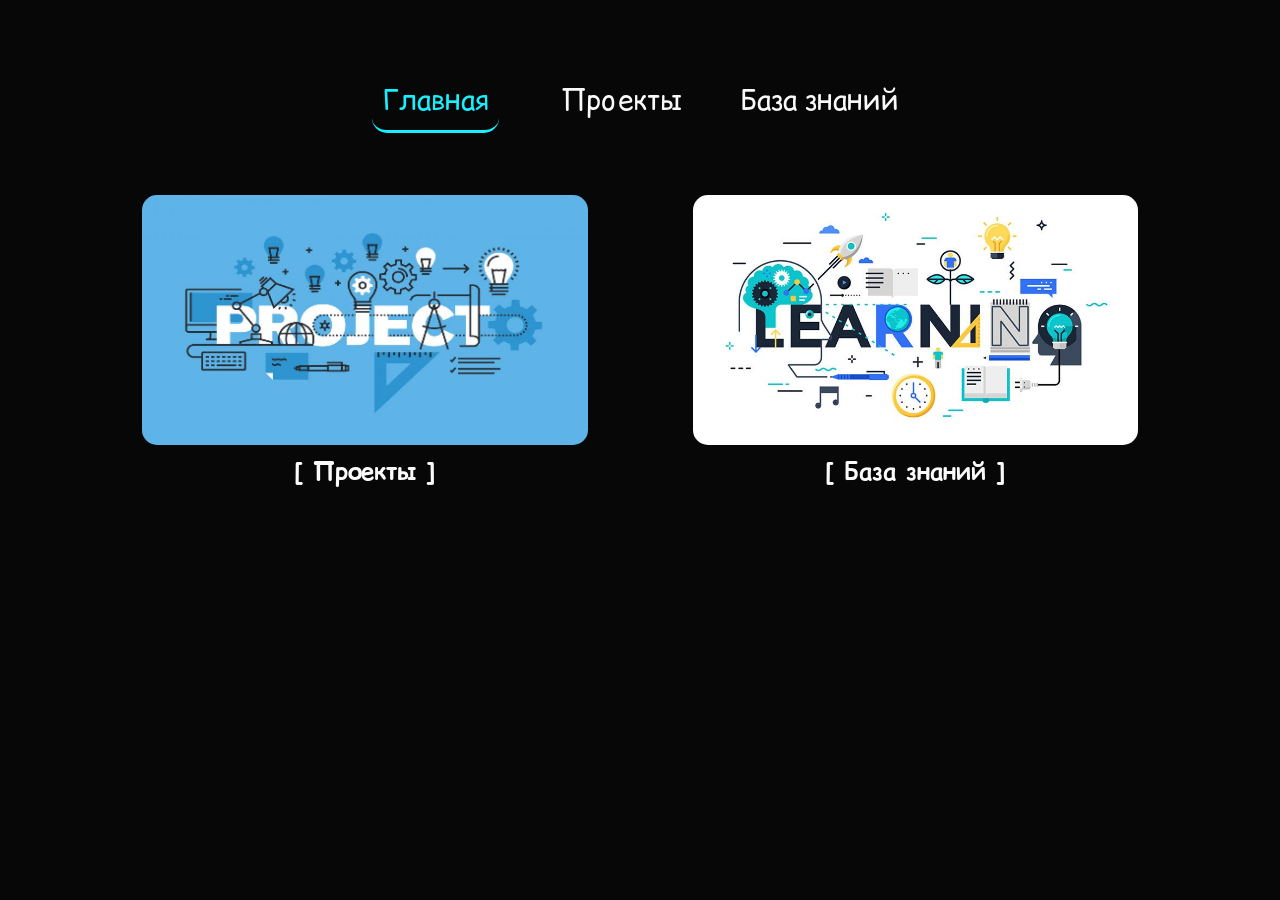
<file: index.html>
<!doctype html>
<html lang="en">
    <head>
        <meta charset="UTF-8" />
        <meta name="viewport" content="width=device-width, initial-scale=1.0" />
        <link
            rel="shortcut icon"
            href="./assets/img/favicon.png"
            type="image/x-icon"
        />
        <link rel="stylesheet" href="./assets/css/imports.css" />
        <link rel="stylesheet" href="./assets/css/index.css" />
        <link rel="stylesheet" href="./assets/css/building_blocks/nav.css" />
        <title>Hackathon DB - Главная</title>
    </head>
    <body>
        <header class="header">
            <nav class="nav">
                <li class="nav__item">
                    <a href="index.html" class="nav__link nav__home nav__active"
                        >Главная</a
                    >
                </li>
                <li class="nav__item">
                    <a href="projects.html" class="nav__link nav__projects"
                        >Проекты</a
                    >
                </li>
                <li class="nav__item">
                    <a href="knowledge.html" class="nav__link nav__knowledge"
                        >База знаний</a
                    >
                </li>
            </nav>
        </header>
        <main class="main">
            <ul class="main__list">
                <a href="projects.html" class="main__link">
                    <li class="main__item">
                        <img
                            src="./assets/img/projects.jpg"
                            alt="Фото с проектами"
                            class="main__img"
                        />
                        <h4 class="main__fragment main__title">[ Проекты ]</h4>
                    </li>
                </a>
                <a href="knowledge.html" class="main__link">
                    <li class="main__item">
                        <img
                            src="./assets/img/knowledge.jpg"
                            alt="Фото базы знаний"
                            class="main__img"
                        />
                        <h4 class="main__fragment main__title">
                            [ База знаний ]
                        </h4>
                    </li>
                </a>
            </ul>
        </main>
    </body>
</html>
</file>
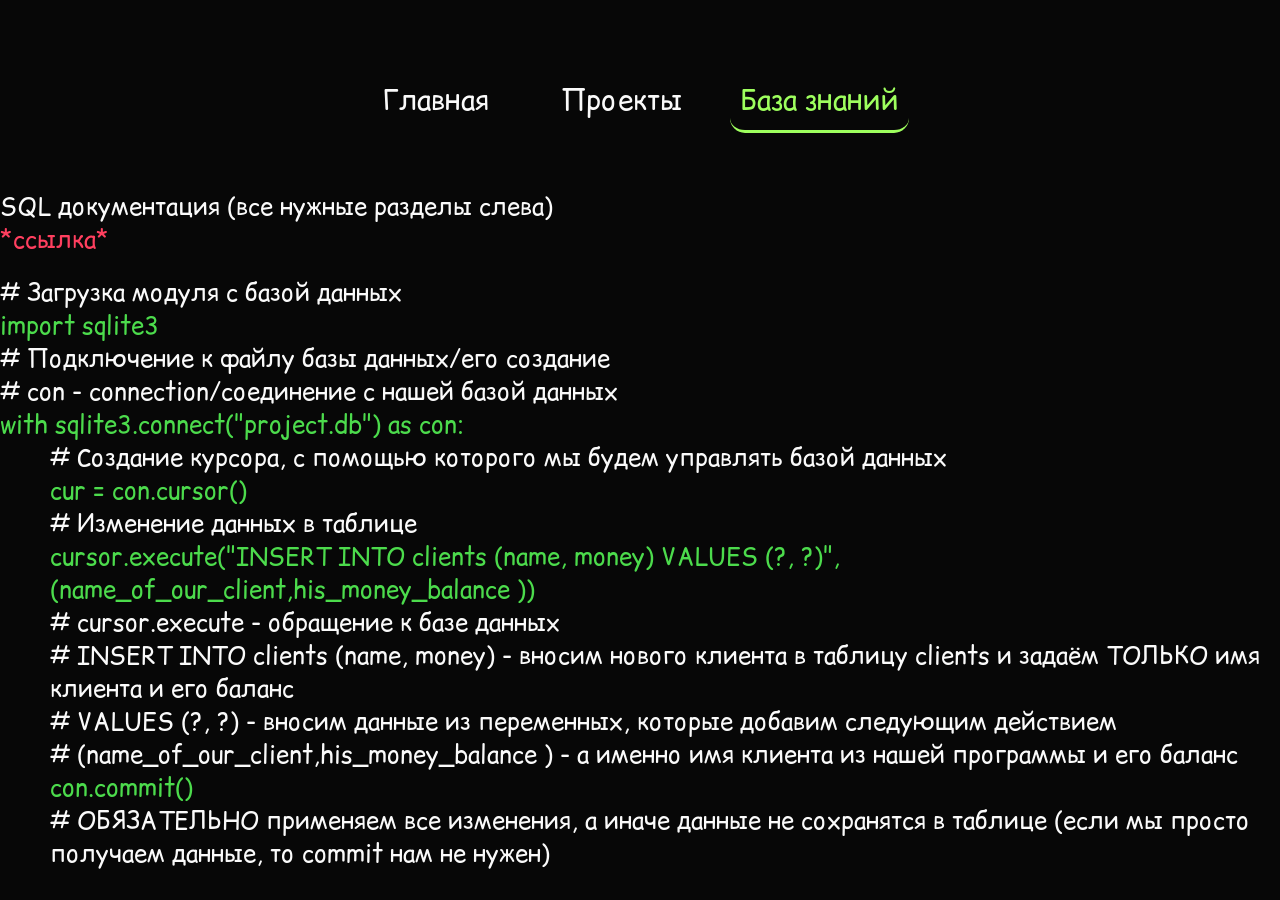
<file: databases.html>
<!doctype html>
<html lang="en">
    <head>
        <meta charset="UTF-8" />
        <meta name="viewport" content="width=device-width, initial-scale=1.0" />
        <link
            rel="shortcut icon"
            href="./assets/img/favicon.png"
            type="image/x-icon"
        />
        <link rel="stylesheet" href="./assets/css/imports.css" />
        <link rel="stylesheet" href="./assets/css/databases.css" />
        <link rel="stylesheet" href="./assets/css/building_blocks/nav.css" />
        <title>Hackathon DB - Проекты</title>
    </head>
    <body>
        <header class="header">
            <nav class="nav">
                <li class="nav__item">
                    <a href="index.html" class="nav__link nav__home">Главная</a>
                </li>
                <li class="nav__item">
                    <a href="projects.html" class="nav__link nav__projects"
                        >Проекты</a
                    >
                </li>
                <li class="nav__item">
                    <a
                        href="knowledge.html"
                        class="nav__link nav__knowledge nav__active"
                        >База знаний</a
                    >
                </li>
            </nav>
        </header>
        <main class="main">
            <div class="sql">
                <div class="sql__block docs">
                    <p class="sql__text">
                        SQL документация (все нужные разделы слева)
                    </p>
                    <a
                        href="https://www.schoolsw3.com/sql/sql_syntax.php"
                        target="_blank"
                        class="sql__link"
                        >*ссылка*</a
                    >
                </div>
                <div class="sql__block">
                    <li class="sql__code">
                        <p class="sql__row"># Загрузка модуля с базой данных</p>
                        <p class="sql__row code">import sqlite3</p>

                        <p class="sql__row">
                            # Подключение к файлу базы данных/его создание
                        </p>
                        <p class="sql__row">
                            # con - connection/соединение с нашей базой данных
                        </p>
                        <p class="sql__row code">
                            with sqlite3.connect("project.db") as con:
                        </p>

                        <p class="sql__row tab">
                            # Создание курсора, с помощью которого мы будем
                            управлять базой данных
                        </p>
                        <p class="sql__row code tab">cur = con.cursor()</p>

                        <p class="sql__row tab"># Изменение данных в таблице</p>
                        <p class="sql__row code tab">
                            cursor.execute("INSERT INTO clients (name, money)
                            VALUES (?, ?)",
                            (name_of_our_client,his_money_balance ))
                        </p>
                        <p class="sql__row tab">
                            # cursor.execute - обращение к базе данных
                        </p>
                        <p class="sql__row tab">
                            # INSERT INTO clients (name, money) - вносим нового
                            клиента в таблицу clients и задаём ТОЛЬКО имя
                            клиента и его баланс
                        </p>
                        <p class="sql__row tab">
                            # VALUES (?, ?) - вносим данные из переменных,
                            которые добавим следующим действием
                        </p>
                        <p class="sql__row tab">
                            # (name_of_our_client,his_money_balance ) - а именно
                            имя клиента из нашей программы и его баланс
                        </p>
                        <p class="sql__row code tab">con.commit()</p>
                        <p class="sql__row tab">
                            # ОБЯЗАТЕЛЬНО применяем все изменения, а иначе
                            данные не сохранятся в таблице (если мы просто
                            получаем данные, то commit нам не нужен)
                        </p>
                    </li>
                </div>
            </div>
        </main>
    </body>
</html>
</file>
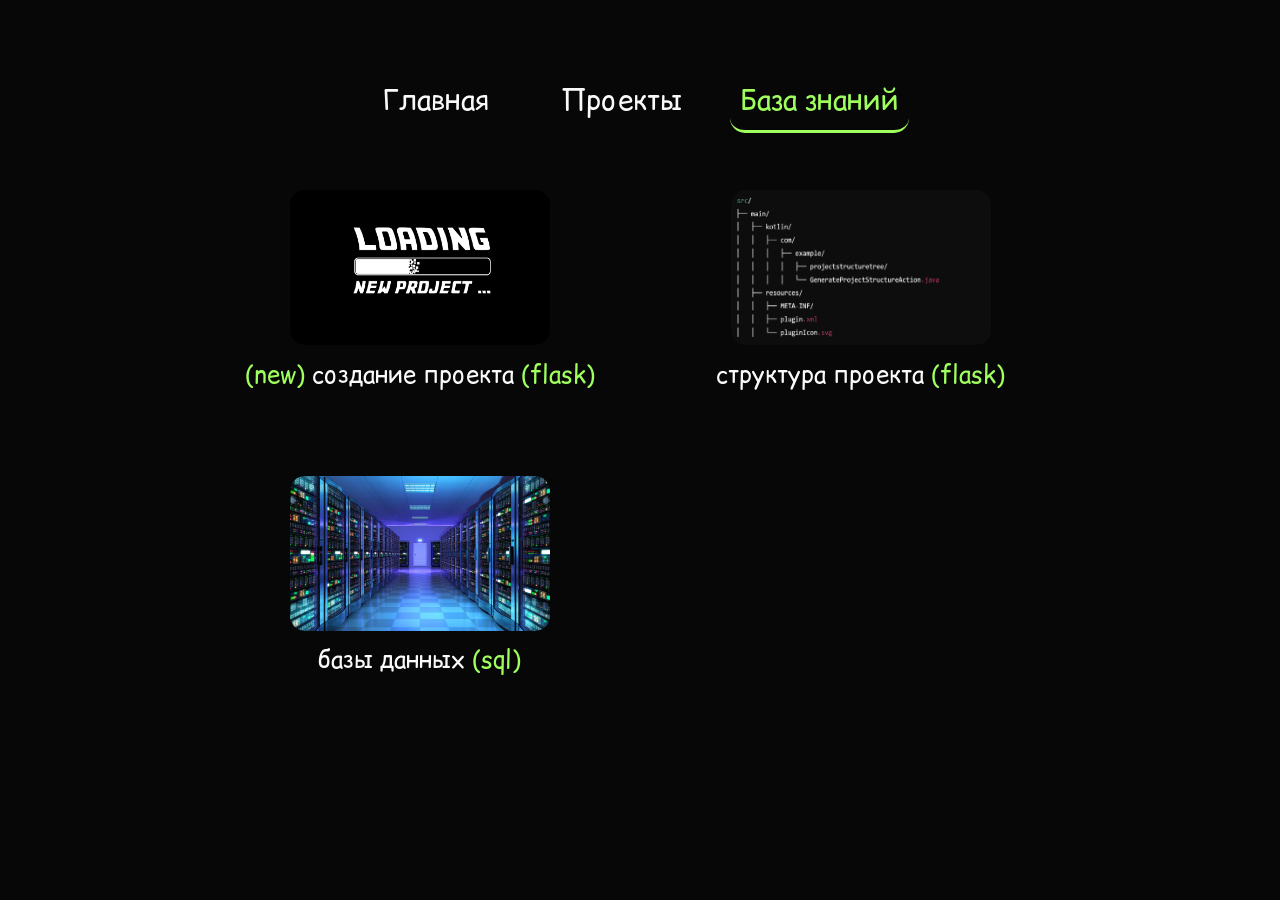
<file: knowledge.html>
<!doctype html>
<html lang="en">
    <head>
        <meta charset="UTF-8" />
        <meta name="viewport" content="width=device-width, initial-scale=1.0" />
        <link
            rel="shortcut icon"
            href="./assets/img/favicon.png"
            type="image/x-icon"
        />
        <link rel="stylesheet" href="./assets/css/imports.css" />
        <link rel="stylesheet" href="./assets/css/knowledge.css" />
        <link rel="stylesheet" href="./assets/css/building_blocks/nav.css" />
        <title>Hackathon DB - База знаний</title>
    </head>
    <body>
        <header class="header">
            <nav class="nav">
                <li class="nav__item">
                    <a href="index.html" class="nav__link nav__home">Главная</a>
                </li>
                <li class="nav__item">
                    <a href="projects.html" class="nav__link nav__projects"
                        >Проекты</a
                    >
                </li>
                <li class="nav__item">
                    <a
                        href="knowledge.html"
                        class="nav__link nav__knowledge nav__active"
                        >База знаний</a
                    >
                </li>
            </nav>
            <main class="main">
                <ul class="main__list">
                    <a href="new_project.html" class="main__link">
                        <li class="main__item">
                            <img
                                src="./assets/img/new_project.jpg"
                                alt="Фото нового проекта"
                                class="main__img"
                            />
                            <p class="main__text">
                                <span class="main__imp">(new)</span> создание
                                проекта <span class="main__imp">(flask)</span>
                            </p>
                        </li>
                    </a>
                    <a href="project_structure.html" class="main__link">
                        <li class="main__item">
                            <img
                                src="./assets/img/file_structure.png"
                                alt="Фото структуры файлов"
                                class="main__img"
                            />
                            <p class="main__text">
                                структура проекта
                                <span class="main__imp">(flask)</span>
                            </p>
                        </li>
                    </a>
                    <a href="databases.html" class="main__link">
                        <li class="main__item">
                            <img
                                src="./assets/img/databases.jpg"
                                alt="Фото баз данных"
                                class="main__img"
                            />
                            <p class="main__text">
                                базы данных
                                <span class="main__imp">(sql)</span>
                            </p>
                        </li>
                    </a>
                </ul>
            </main>
        </header>
    </body>
</html>
</file>
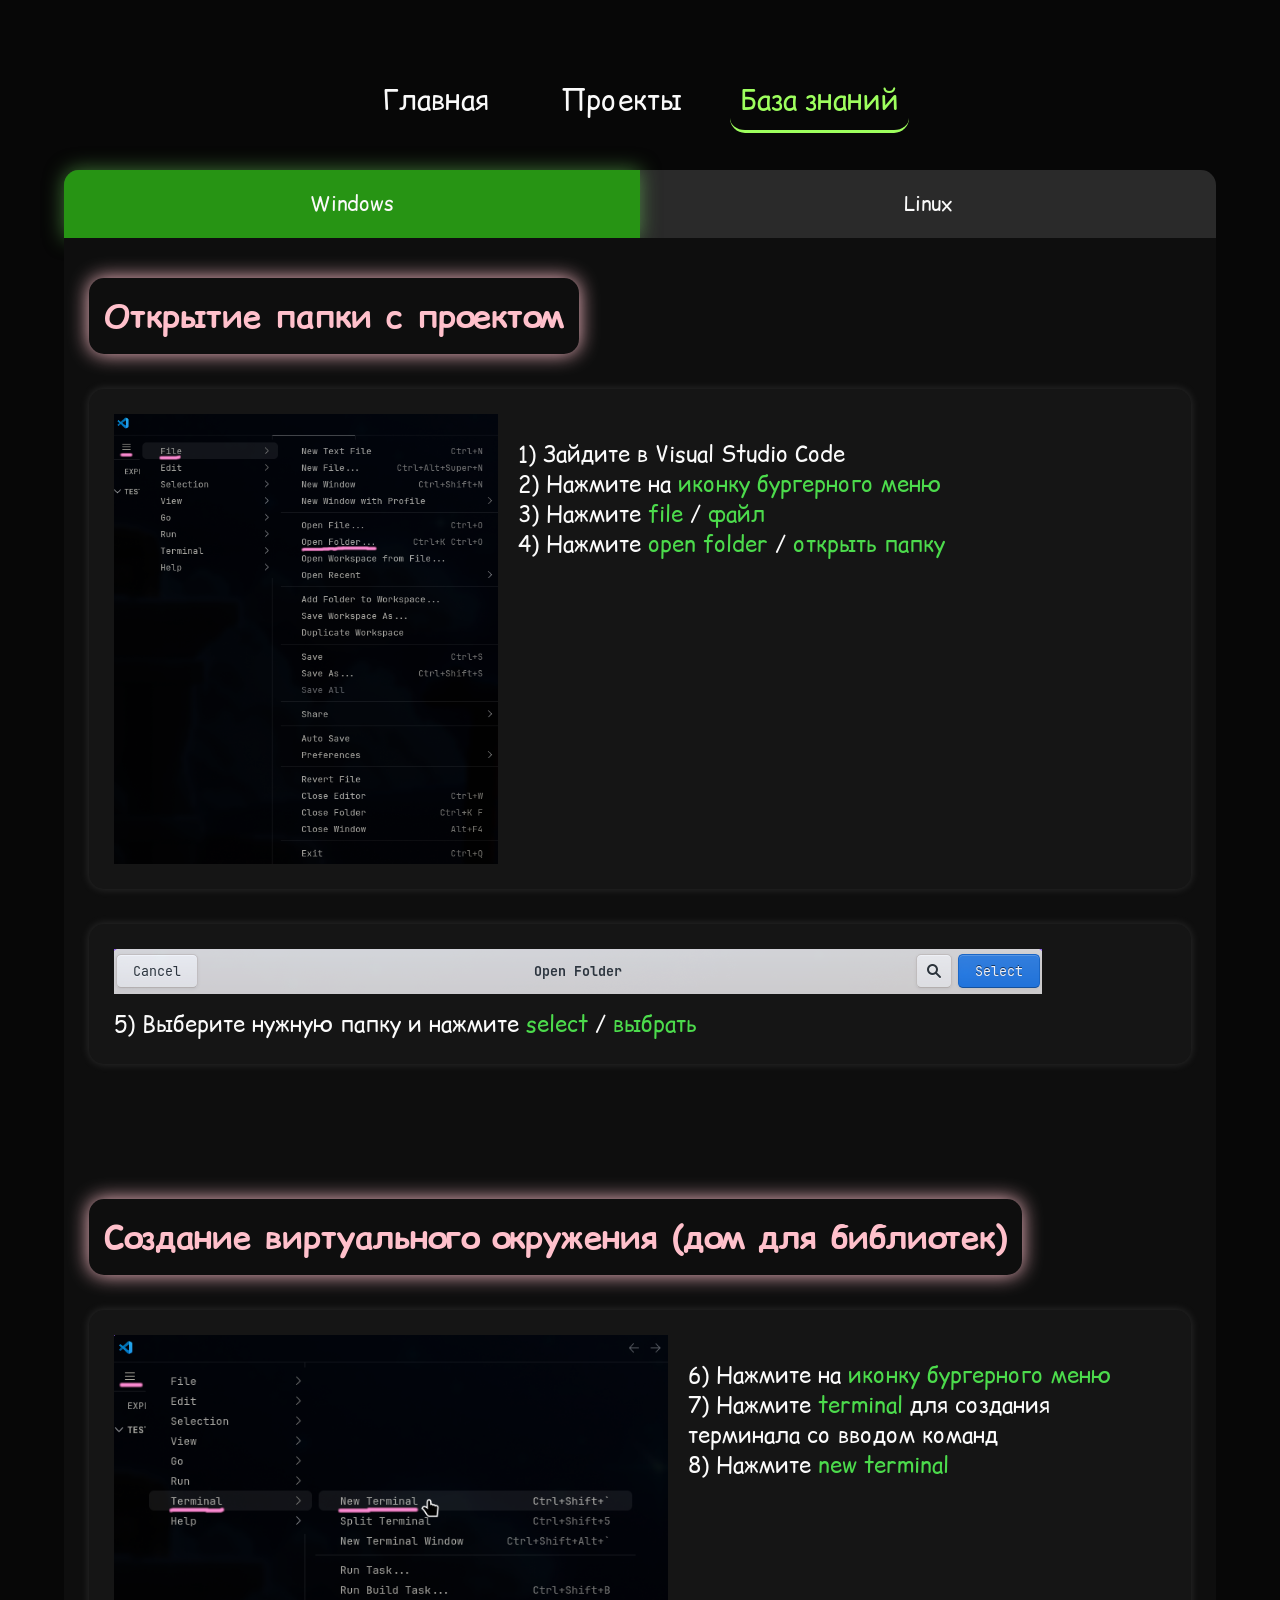
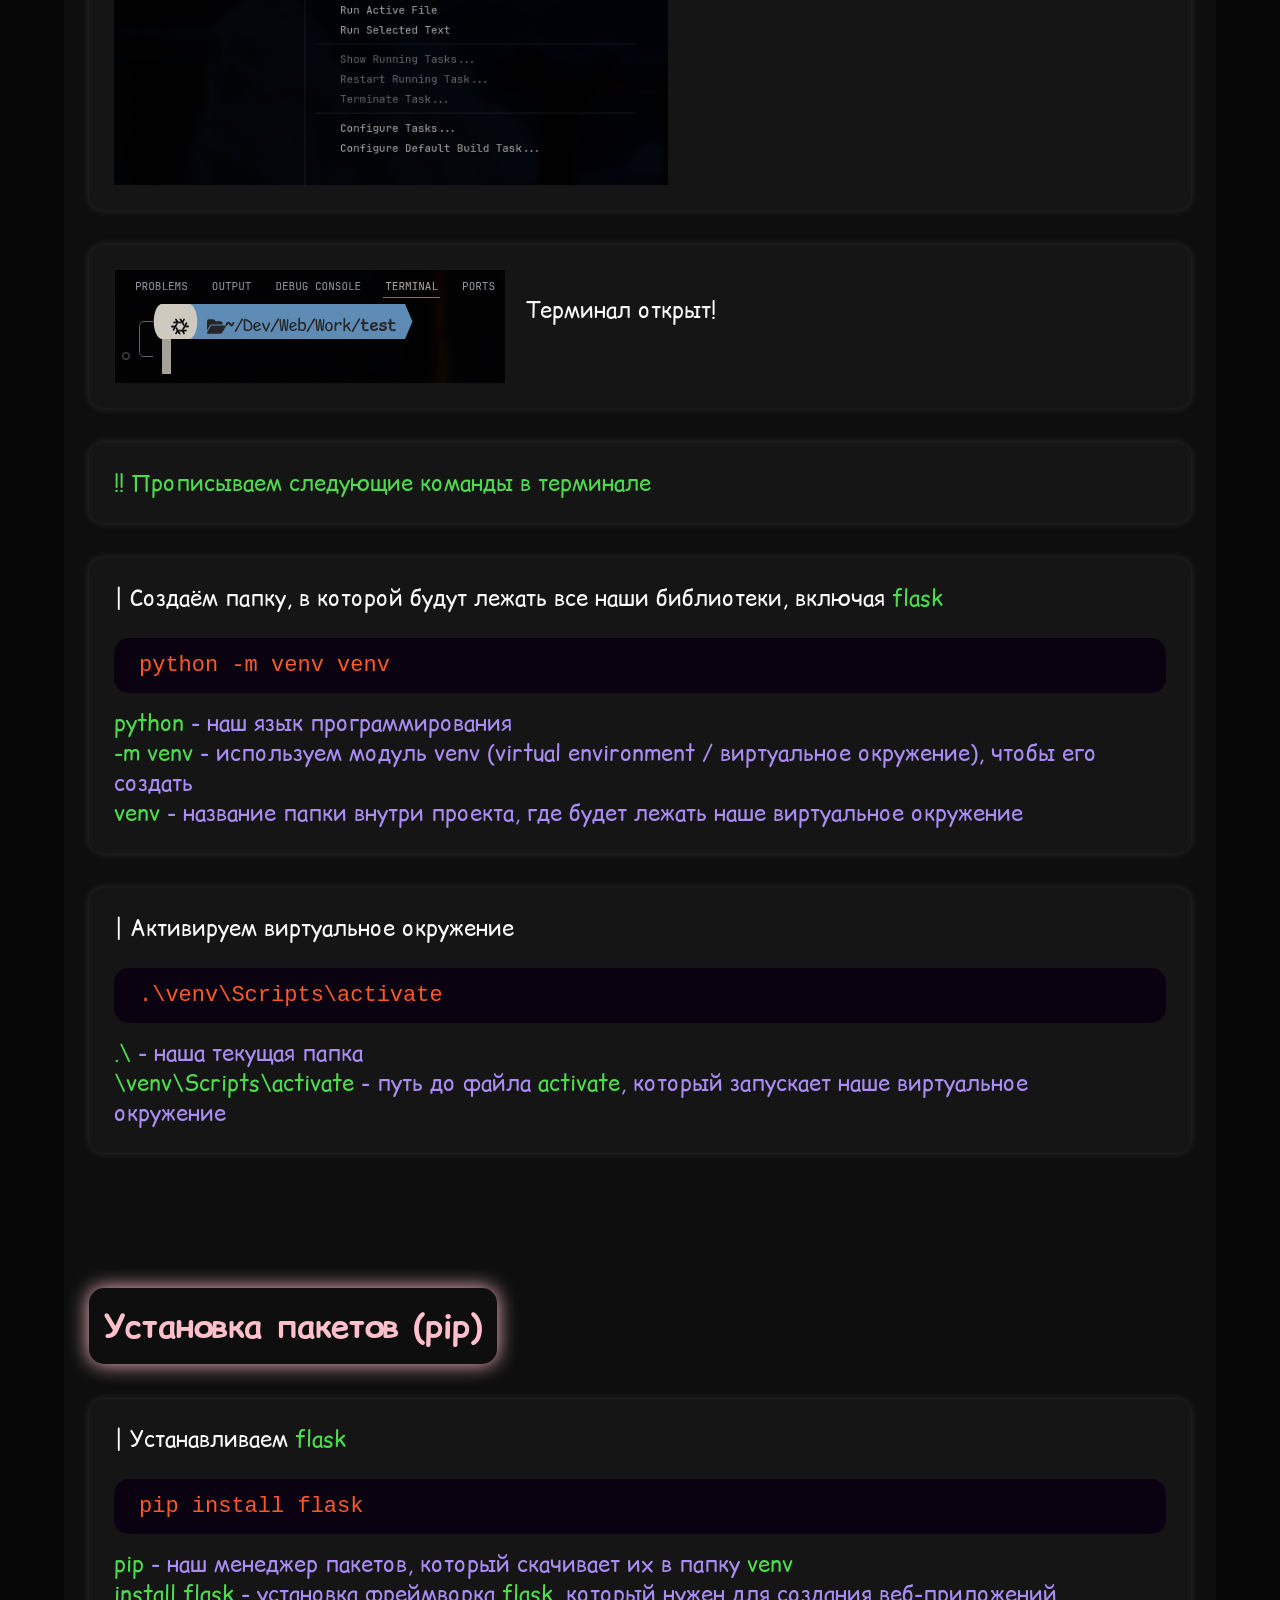
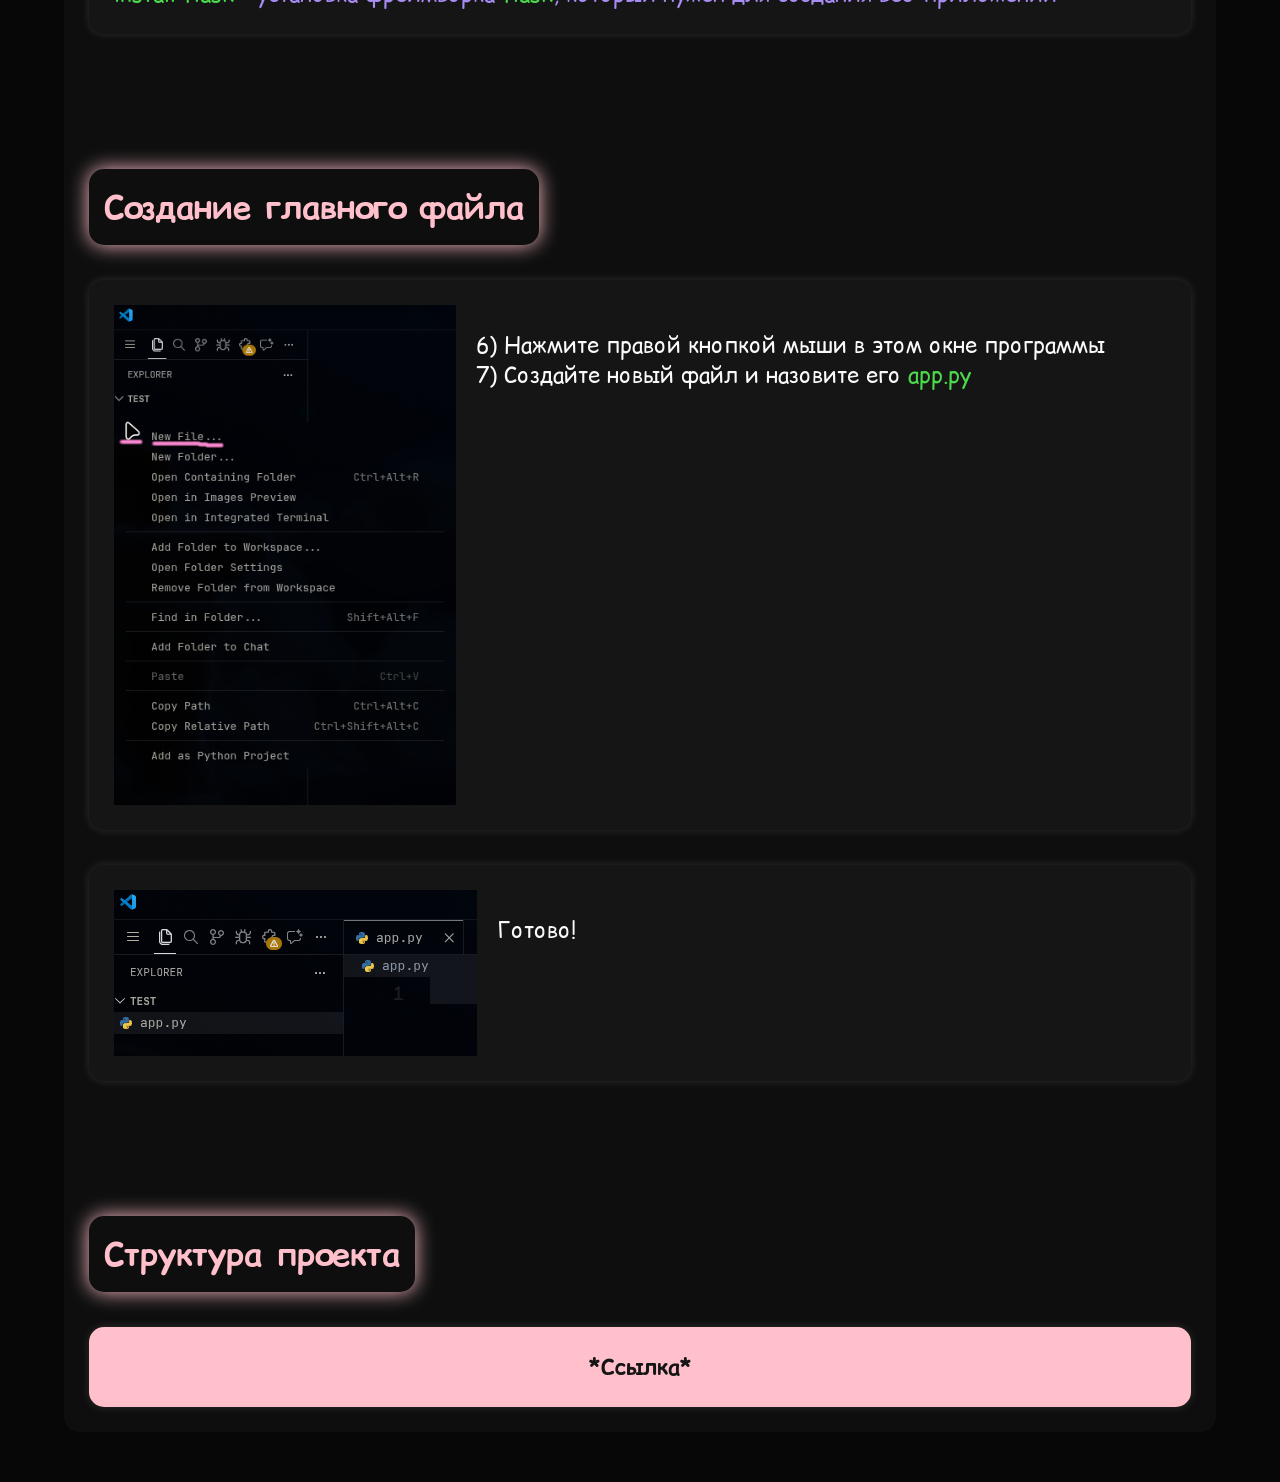
<file: new_project.html>
<!doctype html>
<html lang="en">
    <head>
        <meta charset="UTF-8" />
        <meta name="viewport" content="width=device-width, initial-scale=1.0" />
        <link
            rel="shortcut icon"
            href="./assets/img/favicon.png"
            type="image/x-icon"
        />
        <link rel="stylesheet" href="./assets/css/imports.css" />
        <link rel="stylesheet" href="./assets/css/new_project.css" />
        <link rel="stylesheet" href="./assets/css/building_blocks/nav.css" />
        <title>Hackathon DB - Создание проект</title>
    </head>
    <body>
        <header class="header">
            <nav class="nav">
                <li class="nav__item">
                    <a href="index.html" class="nav__link nav__home">Главная</a>
                </li>
                <li class="nav__item">
                    <a href="projects.html" class="nav__link nav__projects"
                        >Проекты</a
                    >
                </li>
                <li class="nav__item">
                    <a
                        href="knowledge.html"
                        class="nav__link nav__knowledge nav__active"
                        >База знаний</a
                    >
                </li>
            </nav>
        </header>
        <main class="main">
            <div class="platform">
                <ul class="platform__header">
                    <div
                        class="platform__option platform__active"
                        data-platform="windows"
                    >
                        <p class="platform__text">Windows</p>
                    </div>
                    <div class="platform__option" data-platform="linux">
                        <p class="platform__text">Linux</p>
                    </div>
                </ul>
                <div class="platform__content">
                    <div class="platform__wrapper platform__windows">
                        <h2 class="platform__block-title first">
                            Открытие папки с проектом
                        </h2>
                        <div class="platform__block open_folder">
                            <img
                                src="./assets/img/open_folder.png"
                                alt=""
                                class="platform__block-img"
                            />
                            <div class="platform__block-container">
                                <p class="platform__block-text">
                                    1) Зайдите в Visual Studio Code
                                </p>
                                <p class="platform__block-text">
                                    2) Нажмите на
                                    <span class="imp"
                                        >иконку бургерного меню</span
                                    >
                                </p>
                                <p class="platform__block-text">
                                    3) Нажмите
                                    <span class="imp">file</span>
                                    /
                                    <span class="imp">файл</span>
                                </p>
                                <p class="platform__block-text">
                                    4) Нажмите
                                    <span class="imp">open folder</span>
                                    /
                                    <span class="imp">открыть папку</span>
                                </p>
                            </div>
                        </div>
                        <div class="platform__block folder__selection">
                            <img
                                src="./assets/img/folder_selection.png"
                                alt=""
                                class="platform__block-img"
                            />
                            <div class="platform__block-container single-row">
                                <p class="platform__block-text">
                                    5) Выберите нужную папку и нажмите
                                    <span class="imp">select</span>
                                    /
                                    <span class="imp">выбрать</span>
                                </p>
                            </div>
                        </div>

                        <h2 class="platform__block-title">
                            Создание виртуального окружения (дом для библиотек)
                        </h2>
                        <div class="platform__block new_terminal">
                            <img
                                src="./assets/img/new_terminal.png"
                                alt="Фото создания нового терминала"
                                class="platform__block-img"
                            />
                            <div class="platform__block-container">
                                <p class="platform__block-text">
                                    6) Нажмите на
                                    <span class="imp"
                                        >иконку бургерного меню</span
                                    >
                                </p>
                                <p class="platform__block-text">
                                    7) Нажмите
                                    <span class="imp">terminal</span>
                                    для создания терминала со вводом команд
                                </p>
                                <p class="platform__block-text">
                                    8) Нажмите
                                    <span class="imp">new terminal</span>
                                </p>
                            </div>
                        </div>
                        <div class="platform__block terminal__opened">
                            <img
                                src="./assets/img/terminal_opened.png"
                                alt="Фото создания нового терминала"
                                class="platform__block-img"
                            />
                            <div class="platform__block-container">
                                <p class="platform__block-text">
                                    Терминал открыт!
                                </p>
                            </div>
                        </div>
                        <div class="platform__block venv_info">
                            <div
                                class="platform__block-container single-row-no-indents"
                            >
                                <p class="platform__block-text">
                                    <span class="imp">
                                        !! Прописываем следующие команды в
                                        терминале</span
                                    >
                                </p>
                            </div>
                        </div>
                        <div class="platform__block new_venv">
                            <p class="platform__block-heading">
                                | Создаём папку, в которой будут лежать все наши
                                библиотеки, включая
                                <span class="imp">flask</span>
                            </p>

                            <code class="platform__block-code"
                                >python -m venv venv</code
                            >
                            <div class="platform__block-container single-row">
                                <p class="platform__block-code-description">
                                    <span class="imp">python</span>
                                    - наш язык программирования
                                </p>
                                <p class="platform__block-code-description">
                                    <span class="imp">-m venv</span>
                                    - используем модуль venv (virtual
                                    environment / виртуальное окружение), чтобы
                                    его создать
                                </p>
                                <p class="platform__block-code-description">
                                    <span class="imp">venv</span>
                                    - название папки внутри проекта, где будет
                                    лежать наше виртуальное окружение
                                </p>
                            </div>
                        </div>
                        <div class="platform__block new_venv">
                            <p class="platform__block-heading">
                                | Активируем виртуальное окружение
                            </p>
                            <code class="platform__block-code"
                                >.\venv\Scripts\activate</code
                            >
                            <div class="platform__block-container single-row">
                                <p class="platform__block-code-description">
                                    <span class="imp">.\</span>
                                    - наша текущая папка
                                </p>
                                <p class="platform__block-code-description">
                                    <span class="imp"
                                        >\venv\Scripts\activate</span
                                    >
                                    - путь до файла
                                    <span class="imp">activate</span>, который
                                    запускает наше виртуальное окружение
                                </p>
                            </div>
                        </div>

                        <h2 class="platform__block-title">
                            Установка пакетов (pip)
                        </h2>
                        <div class="platform__block new_venv">
                            <p class="platform__block-heading">
                                | Устанавливаем
                                <span class="imp">flask</span>
                            </p>
                            <code class="platform__block-code"
                                >pip install flask</code
                            >
                            <div class="platform__block-container single-row">
                                <p class="platform__block-code-description">
                                    <span class="imp">pip</span>
                                    - наш менеджер пакетов, который скачивает их
                                    в папку
                                    <span class="imp">venv</span>
                                </p>
                                <p class="platform__block-code-description">
                                    <span class="imp">install flask</span>
                                    - установка фреймворка
                                    <span class="imp">flask</span>, который
                                    нужен для создания веб-приложений
                                </p>
                            </div>
                        </div>

                        <h2 class="platform__block-title">
                            Создание главного файла
                        </h2>
                        <div class="platform__block new__file">
                            <img
                                src="./assets/img/new_file.png"
                                alt="Изображение нового файла"
                                class="platform__block-img"
                            />
                            <div class="platform__block-container">
                                <p class="platform__block-text">
                                    6) Нажмите правой кнопкой мыши в этом окне
                                    программы
                                </p>
                                <p class="platform__block-text">
                                    7) Создайте новый файл и назовите его
                                    <span class="imp">app.py</span>
                                </p>
                            </div>
                        </div>
                        <div class="platform__block file_created">
                            <img
                                src="./assets/img/file_created.png"
                                alt="Изображение созданного файла"
                                class="platform__block-img"
                            />
                            <div class="platform__block-container">
                                <p class="platform__block-text">Готово!</p>
                            </div>
                        </div>

                        <h2 class="platform__block-title">Структура проекта</h2>
                        <div class="platform__block project-structure">
                            <div class="platform__block-container">
                                <a
                                    href="/project_structure.html"
                                    class="platform__block-link"
                                    ><p class="platform__block-link-text">
                                        *Ссылка*
                                    </p></a
                                >
                            </div>
                        </div>
                    </div>
                    <div class="platform__wrapper platform__linux hidden">
                        <h2 class="platform__block-title first">
                            Открытие папки с проектом
                        </h2>
                        <div class="platform__block open_folder">
                            <img
                                src="./assets/img/open_folder.png"
                                alt=""
                                class="platform__block-img"
                            />
                            <div class="platform__block-container">
                                <p class="platform__block-text">
                                    1) Зайдите в Visual Studio Code
                                </p>
                                <p class="platform__block-text">
                                    2) Нажмите на
                                    <span class="imp"
                                        >иконку бургерного меню</span
                                    >
                                </p>
                                <p class="platform__block-text">
                                    3) Нажмите
                                    <span class="imp">file</span>
                                    /
                                    <span class="imp">файл</span>
                                </p>
                                <p class="platform__block-text">
                                    4) Нажмите
                                    <span class="imp">open folder</span>
                                    /
                                    <span class="imp">открыть папку</span>
                                </p>
                            </div>
                        </div>
                        <div class="platform__block folder__selection">
                            <img
                                src="./assets/img/folder_selection.png"
                                alt=""
                                class="platform__block-img"
                            />
                            <div class="platform__block-container single-row">
                                <p class="platform__block-text">
                                    5) Выберите нужную папку и нажмите
                                    <span class="imp">select</span>
                                    /
                                    <span class="imp">выбрать</span>
                                </p>
                            </div>
                        </div>

                        <h2 class="platform__block-title">
                            Создание виртуального окружения (дом для библиотек)
                        </h2>
                        <div class="platform__block new_terminal">
                            <img
                                src="./assets/img/new_terminal.png"
                                alt="Фото создания нового терминала"
                                class="platform__block-img"
                            />
                            <div class="platform__block-container">
                                <p class="platform__block-text">
                                    6) Нажмите на
                                    <span class="imp"
                                        >иконку бургерного меню</span
                                    >
                                </p>
                                <p class="platform__block-text">
                                    7) Нажмите
                                    <span class="imp">terminal</span>
                                    для создания терминала со вводом команд
                                </p>
                                <p class="platform__block-text">
                                    8) Нажмите
                                    <span class="imp">new terminal</span>
                                </p>
                            </div>
                        </div>
                        <div class="platform__block terminal__opened">
                            <img
                                src="./assets/img/terminal_opened.png"
                                alt="Фото создания нового терминала"
                                class="platform__block-img"
                            />
                            <div class="platform__block-container">
                                <p class="platform__block-text">
                                    Терминал открыт!
                                </p>
                            </div>
                        </div>
                        <div class="platform__block venv_info">
                            <div
                                class="platform__block-container single-row-no-indents"
                            >
                                <p class="platform__block-text">
                                    <span class="imp">
                                        !! Прописываем следующие команды в
                                        терминале</span
                                    >
                                </p>
                            </div>
                        </div>
                        <div class="platform__block new_venv">
                            <p class="platform__block-heading">
                                | Создаём папку, в которой будут лежать все наши
                                библиотеки, включая
                                <span class="imp">flask</span>
                            </p>

                            <code class="platform__block-code"
                                >python3 -m venv venv</code
                            >
                            <div class="platform__block-container single-row">
                                <p class="platform__block-code-description">
                                    <span class="imp">python3</span>
                                    - наш язык программирования
                                </p>
                                <p class="platform__block-code-description">
                                    <span class="imp">-m venv</span>
                                    - используем модуль venv (virtual
                                    environment / виртуальное окружение), чтобы
                                    его создать
                                </p>
                                <p class="platform__block-code-description">
                                    <span class="imp">venv</span>
                                    - название папки внутри проекта, где будет
                                    лежать наше виртуальное окружение
                                </p>
                            </div>
                        </div>
                        <div class="platform__block new_venv">
                            <p class="platform__block-heading">
                                | Активируем виртуальное окружение
                            </p>
                            <code class="platform__block-code"
                                >source venv/bin/activate</code
                            >
                            <div class="platform__block-container single-row">
                                <p class="platform__block-code-description">
                                    <span class="imp">source</span>
                                    - запускаем следующий скрипт
                                </p>
                                <p class="platform__block-code-description">
                                    <span class="imp">venv/bin/activate</span>
                                    - путь до файла
                                    <span class="imp">activate</span>, который
                                    запускает наше виртуальное окружение
                                </p>
                            </div>
                        </div>

                        <h2 class="platform__block-title">
                            Установка пакетов (pip)
                        </h2>
                        <div class="platform__block new_venv">
                            <p class="platform__block-heading">
                                | Устанавливаем
                                <span class="imp">flask</span>
                            </p>
                            <code class="platform__block-code"
                                >pip install flask</code
                            >
                            <div class="platform__block-container single-row">
                                <p class="platform__block-code-description">
                                    <span class="imp">pip</span>
                                    - наш менеджер пакетов, который скачивает их
                                    в папку
                                    <span class="imp">venv</span>
                                </p>
                                <p class="platform__block-code-description">
                                    <span class="imp">install flask</span>
                                    - установка фреймворка
                                    <span class="imp">flask</span>, который
                                    нужен для создания веб-приложений
                                </p>
                            </div>
                        </div>

                        <h2 class="platform__block-title">
                            Создание главного файла
                        </h2>
                        <div class="platform__block new__file">
                            <img
                                src="./assets/img/new_file.png"
                                alt="Изображение нового файла"
                                class="platform__block-img"
                            />
                            <div class="platform__block-container">
                                <p class="platform__block-text">
                                    6) Нажмите правой кнопкой мыши в этом окне
                                    программы
                                </p>
                                <p class="platform__block-text">
                                    7) Создайте новый файл и назовите его
                                    <span class="imp">app.py</span>
                                </p>
                            </div>
                        </div>
                        <div class="platform__block file_created">
                            <img
                                src="./assets/img/file_created.png"
                                alt="Изображение созданного файла"
                                class="platform__block-img"
                            />
                            <div class="platform__block-container">
                                <p class="platform__block-text">Готово!</p>
                            </div>
                        </div>

                        <h2 class="platform__block-title">Структура проекта</h2>
                        <div class="platform__block project-structure">
                            <div class="platform__block-container">
                                <a
                                    href="/project_structure.html"
                                    class="platform__block-link"
                                    ><p class="platform__block-link-text">
                                        *Ссылка*
                                    </p></a
                                >
                            </div>
                        </div>
                    </div>
                </div>
            </div>
        </main>

        <script src="./assets/js/new_project.js"></script>
    </body>
</html>
</file>
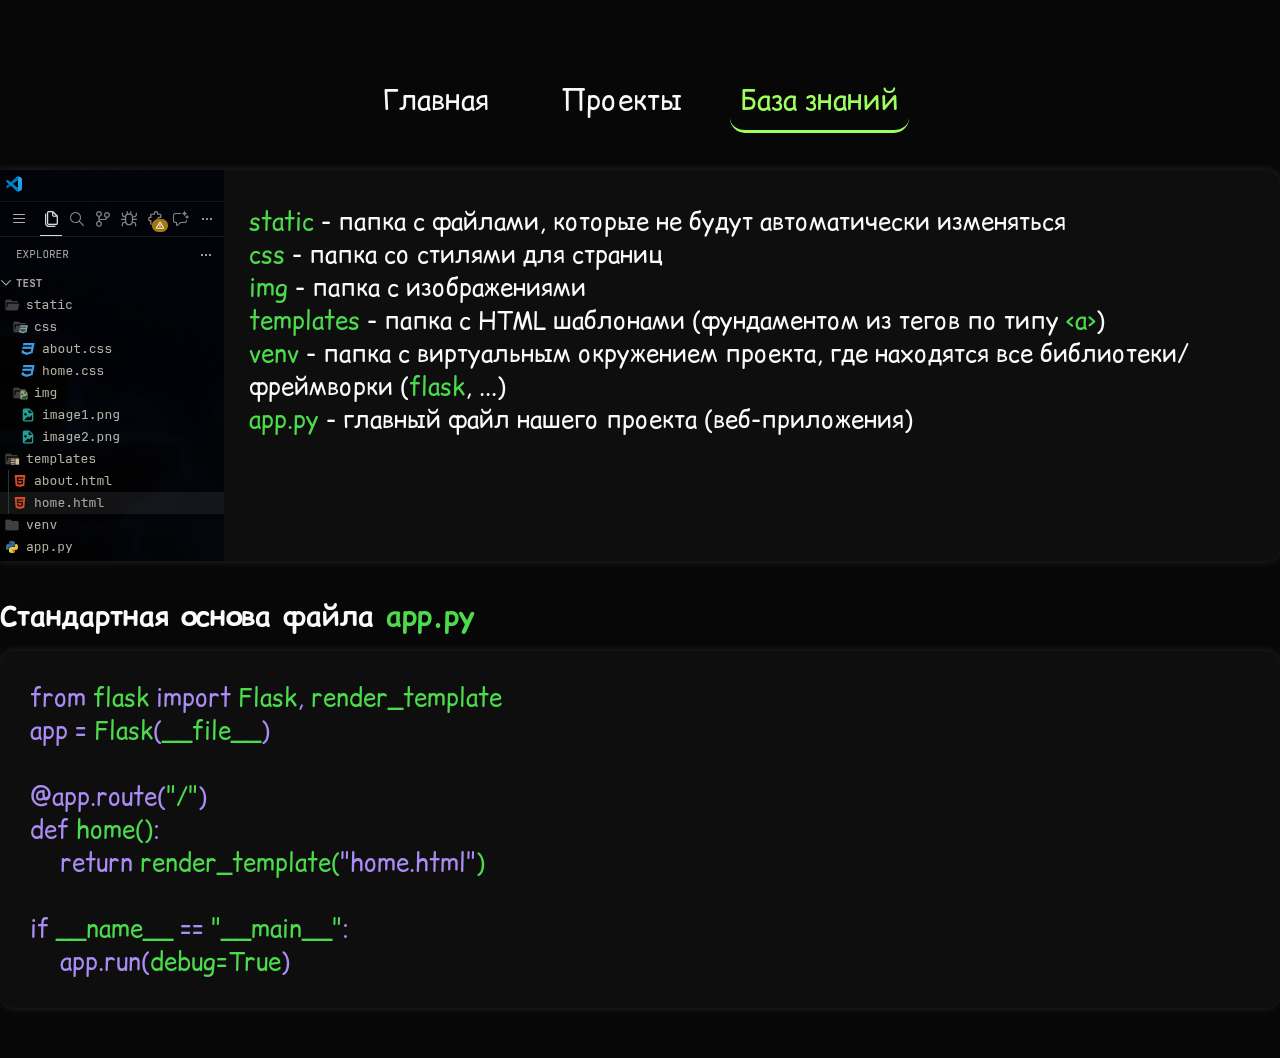
<file: project_structure.html>
<!doctype html>
<html lang="en">
    <head>
        <meta charset="UTF-8" />
        <meta name="viewport" content="width=device-width, initial-scale=1.0" />
        <link
            rel="shortcut icon"
            href="./assets/img/favicon.png"
            type="image/x-icon"
        />
        <link rel="stylesheet" href="./assets/css/imports.css" />
        <link rel="stylesheet" href="./assets/css/project_structure.css" />
        <link rel="stylesheet" href="./assets/css/building_blocks/nav.css" />
        <title>Hackathon DB - Проекты</title>
    </head>
    <body>
        <header class="header">
            <nav class="nav">
                <li class="nav__item">
                    <a href="index.html" class="nav__link nav__home">Главная</a>
                </li>
                <li class="nav__item">
                    <a href="projects.html" class="nav__link nav__projects"
                        >Проекты</a
                    >
                </li>
                <li class="nav__item">
                    <a
                        href="knowledge.html"
                        class="nav__link nav__knowledge nav__active"
                        >База знаний</a
                    >
                </li>
            </nav>
        </header>
        <main class="main">
            <div class="project">
                <img
                    src="./assets/img/project_structure.png"
                    alt="Фото структуры проекта"
                    class="project__img"
                />
                <div class="project__content">
                    <p class="project__text">
                        <span class="imp">static</span> - папка с файлами,
                        которые не будут автоматически изменяться
                    </p>
                    <p class="project__text">
                        <span class="imp">css</span> - папка со стилями для
                        страниц
                    </p>
                    <p class="project__text">
                        <span class="imp">img</span> - папка с изображениями
                    </p>
                    <p class="project__text">
                        <span class="imp">templates</span> - папка с HTML
                        шаблонами (фундаментом из тегов по типу
                        <span class="imp">&lt;a&gt;</span>)
                    </p>
                    <p class="project__text">
                        <span class="imp">venv</span> - папка с виртуальным
                        окружением проекта, где находятся все
                        библиотеки/фреймворки (<span class="imp">flask</span>,
                        ...)
                    </p>
                    <p class="project__text">
                        <span class="imp">app.py</span> - главный файл нашего
                        проекта (веб-приложения)
                    </p>
                </div>
            </div>

            <div class="default">
                <h3 class="default__title">
                    Стандартная основа файла <span class="imp">app.py</span>
                </h3>
                <div class="default__code">
                    <p class="default__line">
                        from <span class="imp">flask</span> import
                        <span class="imp">Flask</span>,
                        <span class="imp">render_template</span>
                    </p>
                    <p class="default__line">
                        app = <span class="imp">Flask</span>(<span class="imp"
                            >__file__</span
                        >)
                    </p>
                    <br />
                    <p class="default__line">
                        @app.route(<span class="imp">"/"</span>)
                    </p>
                    <p class="default__line">
                        def <span class="imp">home()</span>:
                    </p>
                    <p class="default__line tab">
                        return
                        <span class="imp">render_template(</span
                        >"home.html"<span class="imp">)</span>
                    </p>
                    <br />
                    <p class="default__line">
                        if <span class="imp">__name__</span> ==
                        <span class="imp">"__main__"</span>:
                    </p>
                    <p class="default__line tab">
                        app.run(<span class="imp">debug=True</span>)
                    </p>
                </div>
            </div>
        </main>
    </body>
</html>
</file>
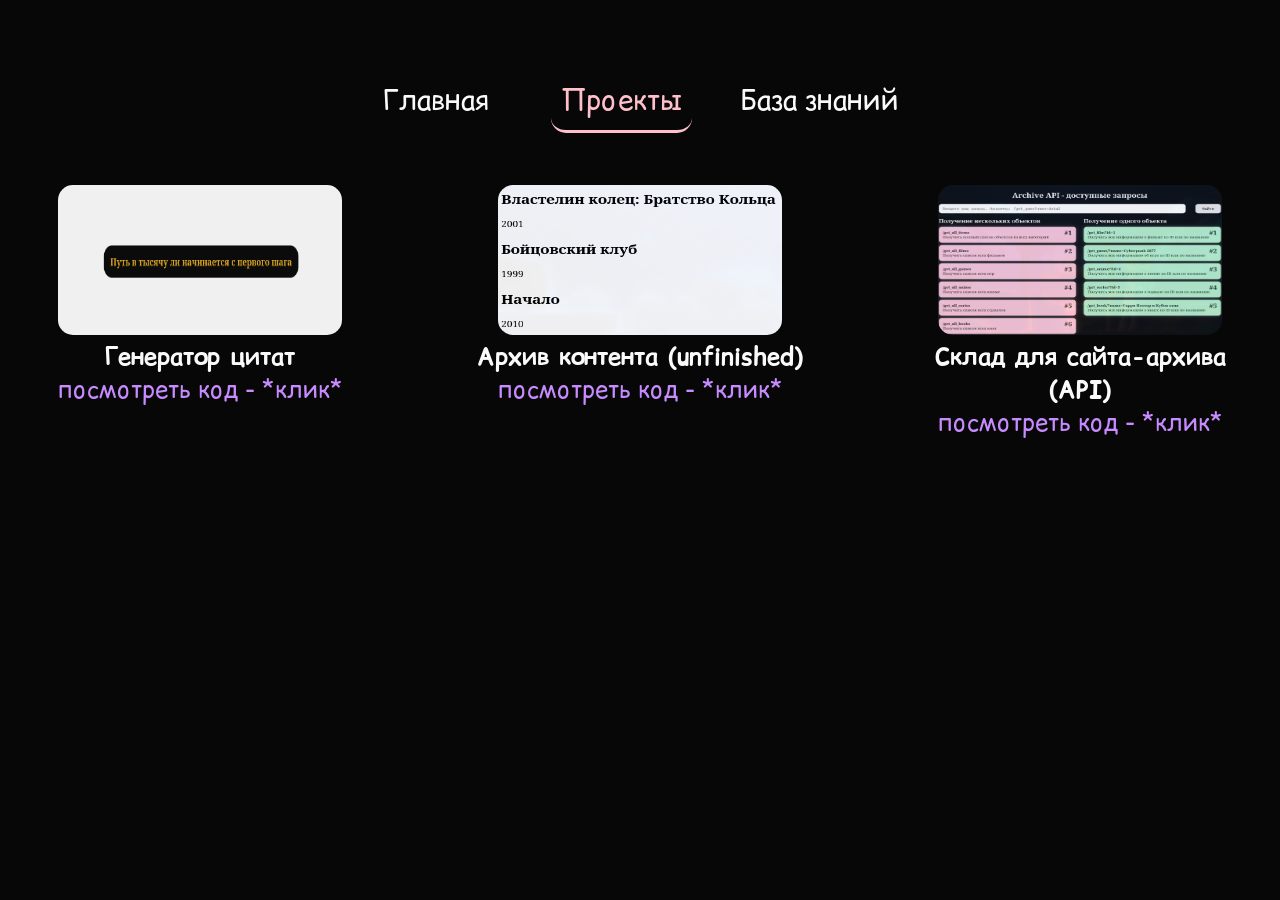
<file: projects.html>
<!doctype html>
<html lang="en">
    <head>
        <meta charset="UTF-8" />
        <meta name="viewport" content="width=device-width, initial-scale=1.0" />
        <link
            rel="shortcut icon"
            href="./assets/img/favicon.png"
            type="image/x-icon"
        />
        <link rel="stylesheet" href="./assets/css/imports.css" />
        <link rel="stylesheet" href="./assets/css/projects.css" />
        <link rel="stylesheet" href="./assets/css/building_blocks/nav.css" />
        <title>Hackathon DB - Проекты</title>
    </head>
    <body>
        <header class="header">
            <nav class="nav">
                <li class="nav__item">
                    <a href="index.html" class="nav__link nav__home">Главная</a>
                </li>
                <li class="nav__item">
                    <a
                        href="projects.html"
                        class="nav__link nav__projects nav__active"
                        >Проекты</a
                    >
                </li>
                <li class="nav__item">
                    <a href="knowledge.html" class="nav__link nav__knowledge"
                        >База знаний</a
                    >
                </li>
            </nav>
        </header>
        <main class="main">
            <ul class="main__list">
                <a
                    href="https://github.com/lunaquietmagic/quotes-generator_sport-prog-school"
                    class="main__link"
                    target="_blank"
                >
                    <li class="main__item">
                        <img
                            src="./assets/img/quotes_generator.png"
                            alt=""
                            class="main__img"
                        />
                        <h4 class="main__title">Генератор цитат</h4>
                        <p class="main__info">посмотреть код - *клик*</p>
                    </li>
                </a>
                <a
                    href="https://github.com/lunaquietmagic/content-archive_sport-prog-school"
                    class="main__link"
                    target="_blank"
                >
                    <li class="main__item">
                        <img
                            src="./assets/img/content_archive.png"
                            alt=""
                            class="main__img"
                        />
                        <h4 class="main__title">Архив контента (unfinished)</h4>
                        <p class="main__info">посмотреть код - *клик*</p>
                    </li>
                </a>
                <a
                    href="https://github.com/lunaquietmagic/archive_api_sport-prog-school"
                    class="main__link"
                    target="_blank"
                >
                    <li class="main__item">
                        <img
                            src="./assets/img/archive_api.png"
                            alt=""
                            class="main__img"
                        />
                        <h4 class="main__title">
                            Склад для сайта-архива (API)
                        </h4>
                        <p class="main__info">посмотреть код - *клик*</p>
                    </li>
                </a>
            </ul>
        </main>
    </body>
</html>
</file>
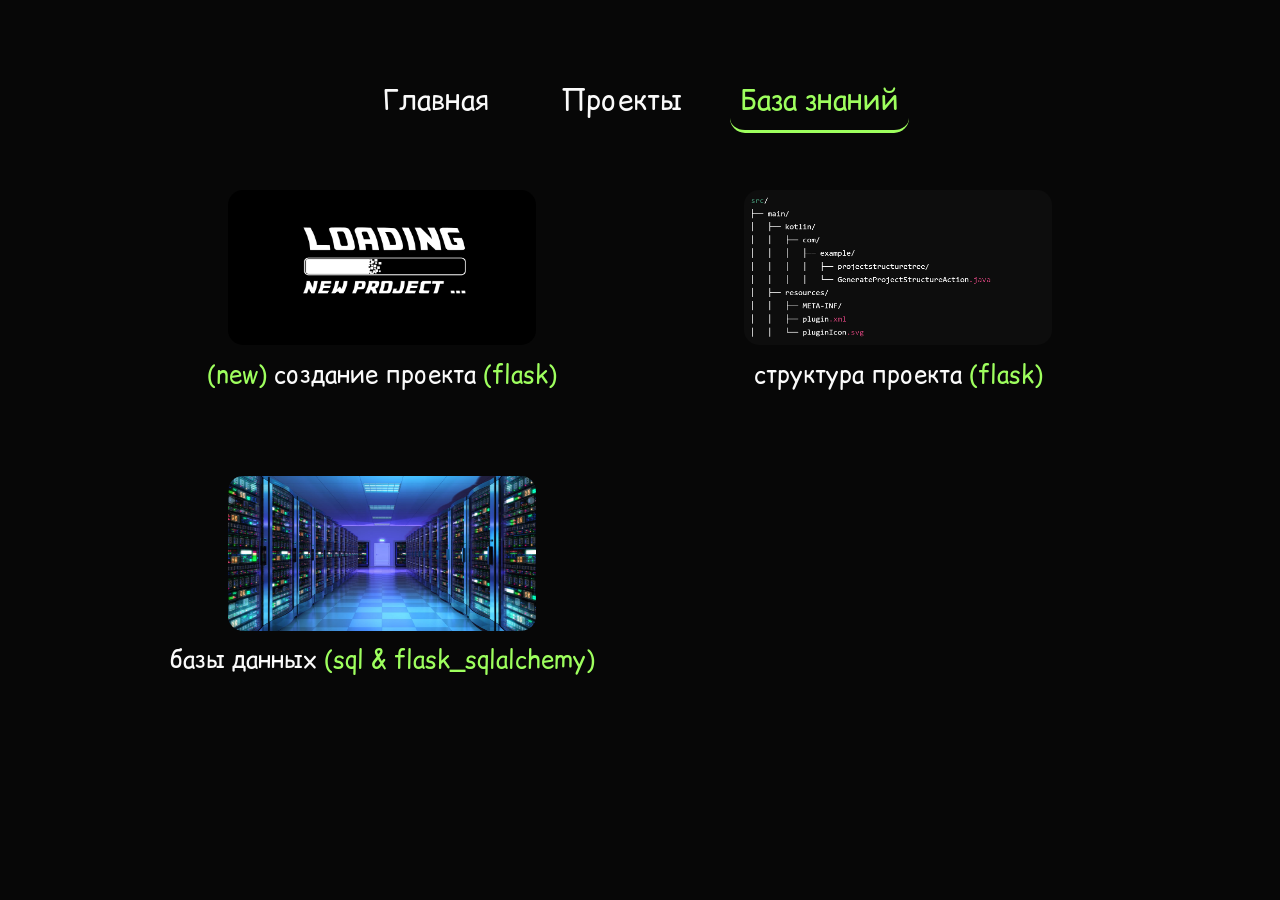
<file: pages/knowledge.html>
<!doctype html>
<html lang="en">
    <head>
        <meta charset="UTF-8" />
        <meta name="viewport" content="width=device-width, initial-scale=1.0" />
        <link
            rel="shortcut icon"
            href="../assets/img/favicon.png"
            type="image/x-icon"
        />
        <link rel="stylesheet" href="../assets/css/imports.css" />
        <link rel="stylesheet" href="../assets/css/knowledge.css" />
        <link rel="stylesheet" href="../assets/css/building_blocks/nav.css" />
        <title>Hackathon DB - База знаний</title>
    </head>
    <body>
        <header class="header">
            <nav class="nav">
                <li class="nav__item">
                    <a href="/" class="nav__link nav__home">Главная</a>
                </li>
                <li class="nav__item">
                    <a
                        href="/pages/projects.html"
                        class="nav__link nav__projects"
                        >Проекты</a
                    >
                </li>
                <li class="nav__item">
                    <a
                        href="/pages/knowledge.html"
                        class="nav__link nav__knowledge nav__active"
                        >База знаний</a
                    >
                </li>
            </nav>
            <main class="main">
                <ul class="main__list">
                    <a href="" class="main__link">
                        <li class="main__item">
                            <img
                                src="../assets/img/new_project.jpg"
                                alt="Фото нового проекта"
                                class="main__img"
                            />
                            <p class="main__text">
                                <span class="main__imp">(new)</span> создание
                                проекта <span class="main__imp">(flask)</span>
                            </p>
                        </li>
                    </a>
                    <a href="" class="main__link">
                        <li class="main__item">
                            <img
                                src="../assets/img/file-structure.png"
                                alt="Фото структуры файлов"
                                class="main__img"
                            />
                            <p class="main__text">
                                структура проекта
                                <span class="main__imp">(flask)</span>
                            </p>
                        </li>
                    </a>
                    <a href="" class="main__link">
                        <li class="main__item">
                            <img
                                src="../assets/img/databases.jpg"
                                alt="Фото баз данных"
                                class="main__img"
                            />
                            <p class="main__text">
                                базы данных
                                <span class="main__imp"
                                    >(sql & flask_sqlalchemy)</span
                                >
                            </p>
                        </li>
                    </a>
                </ul>
            </main>
        </header>
    </body>
</html>
</file>
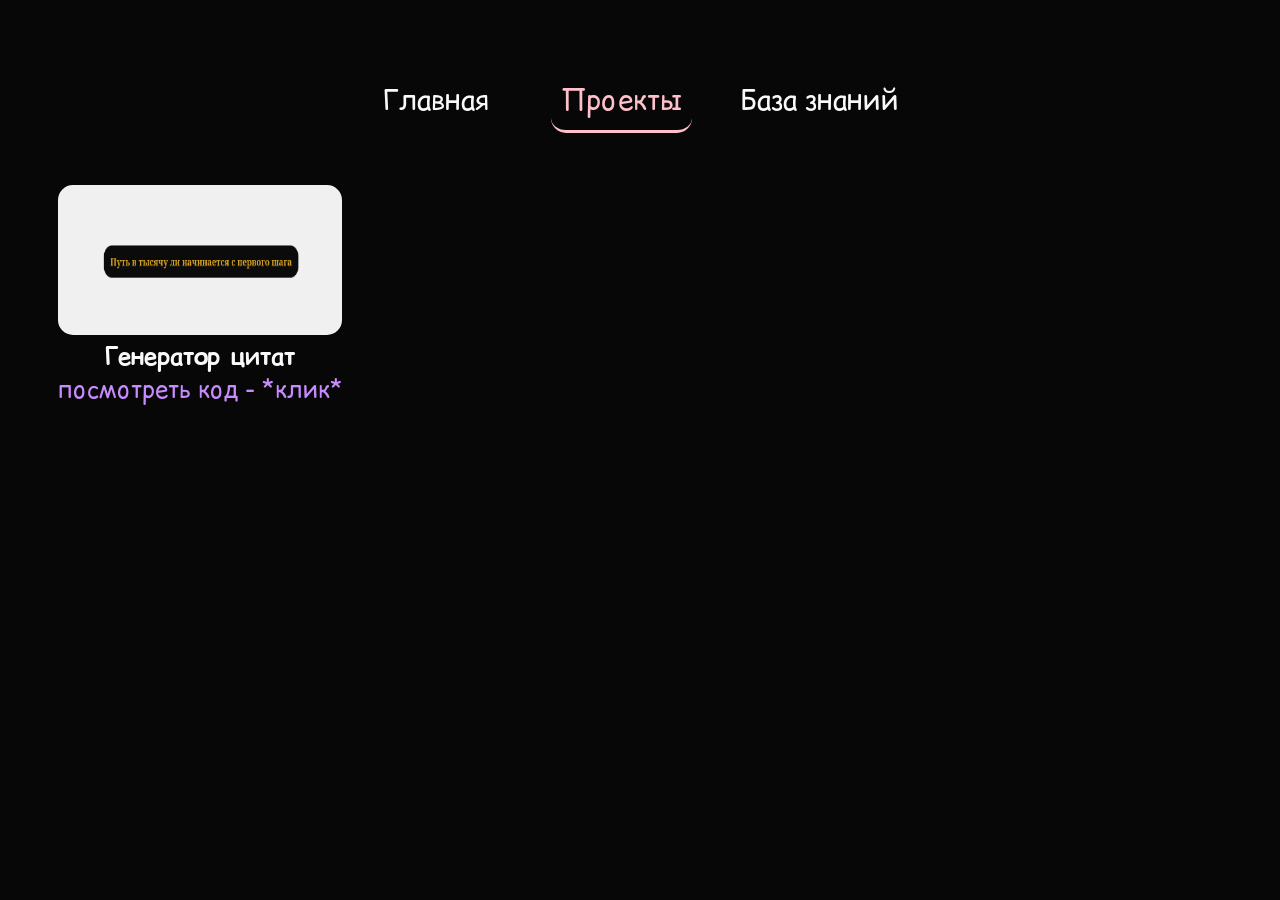
<file: pages/projects.html>
<!doctype html>
<html lang="en">
    <head>
        <meta charset="UTF-8" />
        <meta name="viewport" content="width=device-width, initial-scale=1.0" />
        <link
            rel="shortcut icon"
            href="../assets/img/favicon.png"
            type="image/x-icon"
        />
        <link rel="stylesheet" href="../assets/css/imports.css" />
        <link rel="stylesheet" href="../assets/css/projects.css" />
        <link rel="stylesheet" href="../assets/css/building_blocks/nav.css" />
        <title>Hackathon DB - Проекты</title>
    </head>
    <body>
        <header class="header">
            <nav class="nav">
                <li class="nav__item">
                    <a href="/" class="nav__link nav__home">Главная</a>
                </li>
                <li class="nav__item">
                    <a
                        href="/pages/projects.html"
                        class="nav__link nav__projects nav__active"
                        >Проекты</a
                    >
                </li>
                <li class="nav__item">
                    <a
                        href="/pages/knowledge.html"
                        class="nav__link nav__knowledge"
                        >База знаний</a
                    >
                </li>
            </nav>
        </header>
        <main class="main">
            <ul class="main__list">
                <a
                    href="https://github.com/lunaquietmagic/quotes-generator_sport-prog-school"
                    class="main__link"
                    target="_blank"
                >
                    <li class="main__item">
                        <img
                            src="../assets/img/quotes_generator.png"
                            alt=""
                            class="main__img"
                        />
                        <h4 class="main__title">Генератор цитат</h4>
                        <p class="main__info">посмотреть код - *клик*</p>
                    </li>
                </a>
            </ul>
        </main>
    </body>
</html>
</file>
<file: assets/css/imports.css>
@import url("general.css");
@import url("fonts.css");
@import url("variables.css");
</file>
<file: assets/css/index.css>
.main {
    margin-top: 4.5rem;
}
.main__list {
    display: grid;
    grid-template-columns: repeat(2, 1fr);
    grid-gap: 3.5rem;
}
.main__item {
    padding: 3rem;
    border-radius: var(--border-radius);
    /* background-color: #37b6fa; */
    display: grid;
    justify-items: center;
    transition: all 0.2s ease;
    border-left: 0.5rem solid transparent;
    border-right: 0.5rem solid transparent;
}
.main__item:hover {
    transform: scale(1.05);
    /* background-color: rgba(24, 240, 255, 0.15); */
    border-left: 0.5rem solid rgb(24, 240, 255);
    border-right: 0.5rem solid rgb(24, 240, 255);
    box-shadow: 0 0 2rem rgb(24, 240, 255);
}
.main__img {
    width: 100%;
    border-radius: var(--border-radius);
    height: 25rem;
}
.main__title {
    margin-top: 1rem;
}
</file>
<file: assets/css/building_blocks/nav.css>
header {
    width: 100%;
    display: grid;
    justify-items: center;
}
nav {
    margin-top: 8rem;
    display: grid;
    grid-template-columns: repeat(3, 1fr);
    font-size: 2.8rem;
}
a {
    width: 100%;
    height: 100%;
}
.nav__item {
    transition: all 0.2s ease;
}
.nav__item:hover {
    transform: scale(1.1);
}
.nav__link {
    padding: 1rem;
    transition: all 0.2s ease;
    border-radius: var(--border-radius);
}
.nav__link:hover {
    color: pink;
    box-shadow: 0 0 2rem pink;
}
.nav__home:hover {
    color: rgb(24, 240, 255);
    box-shadow: 0 0 2rem rgb(24, 240, 255);
}
.nav__projects:hover {
    color: pink;
    box-shadow: 0 0 2rem pink;
}
.nav__knowledge:hover {
    color: rgb(158, 255, 94);
    box-shadow: 0 0 2rem rgb(158, 255, 94);
}
.nav__home.nav__active {
    color: rgb(24, 240, 255);
    border-bottom: 0.3rem solid rgb(24, 240, 255);
}
.nav__projects.nav__active {
    color: pink;
    /* box-shadow: 0 0 2rem pink; */
    border-bottom: 0.3rem solid pink;
}
.nav__knowledge.nav__active {
    color: rgb(158, 255, 94);
    border-bottom: 0.3rem solid rgb(158, 255, 94);
}
</file>
<file: assets/css/databases.css>
.main {
    margin-top: 5rem;
}
.sql__link {
    color: var(--pink-imp-color);
}
.sql__block {
    margin-top: 2rem;
}
.sql__row.code {
    color: var(--green-imp-color);
}
.tab {
    margin-left: 5rem;
}
</file>
<file: assets/css/knowledge.css>
.main {
    margin-top: 4.5rem;
}
.main__list {
    display: grid;
    grid-template-columns: repeat(2, 1fr);
    grid-gap: 3.5rem;
}
.main__item {
    padding: 2.5rem 0;
    border-radius: var(--border-radius);
    border-left: 0.35rem solid transparent;
    border-right: 0.35rem solid transparent;
    /* border-left: 0.35rem solid rgba(45, 45, 45, 0.1);
    border-right: 0.35rem solid rgba(45, 45, 45, 0.1); */
    transition: all 0.2s ease;
    /* border-left: 0.35 solid rgb(158, 255, 94); */

    display: grid;
    justify-items: center;
}
.main__item:hover {
    transform: scale(1.05);
    box-shadow: 0 0 2rem rgb(158, 255, 94);
    border-left: 0.35rem solid rgb(158, 255, 94);
    border-right: 0.35rem solid rgb(158, 255, 94);
}
.main__img {
    width: 65%;
    height: 15.5rem;
    border-radius: var(--border-radius);
}
.main__text {
    padding: 0 2.5rem;
    margin-top: 1.25rem;
}
.main__imp {
    color: rgb(158, 255, 94);
}
</file>
<file: assets/css/new_project.css>
main {
    margin-top: 5rem;
    width: 100%;
    display: grid;
    justify-items: center;
    padding-bottom: 5rem;
}
.platform {
    width: 90%;
    border-radius: var(--border-radius);
}
.platform__header {
    background-color: rgb(42, 42, 42);
    display: grid;
    grid-template-columns: repeat(2, 1fr);
    border-radius: var(--border-radius) var(--border-radius) 0 0;
}
.platform__option {
    cursor: pointer;
    display: grid;
    justify-items: center;
    /* background-color: greenyellow; */
    border-radius: var(--border-radius);
}
.platform__option:first-child {
    border-radius: var(--border-radius) 0 0 0;
}
.platform__option:last-child {
    border-radius: 0 var(--border-radius) 0 0;
}
.platform__option.platform__active {
    background-color: rgb(39, 148, 20);
    box-shadow: 0 0 2rem rgba(120, 232, 100, 0.5);
}
.platform__text {
    font-size: 2rem;
    user-select: none;
    /* padding: 1rem 2.5rem; */
    margin: 2rem 0;
    /* border-radius: var(--border-radius); */
}
.platform__content {
    /* min-height: 50rem; */
    position: relative;
    /* background-color: red; */
    border-radius: 0 0 var(--border-radius) var(--border-radius);
}
.platform__wrapper {
    /* background-color: #151515; */
    background-color: #0e0e0e;
    padding: 2.5rem;
    border-radius: 0 0 var(--border-radius) var(--border-radius);
    font-size: 2.2rem;
}
.platform__wrapper {
    display: grid;
    grid-gap: 3.5rem;
}
.platform__block {
    display: flex;
    padding: 2.5rem;
    border-radius: var(--border-radius);
    background-color: #151515;
    box-shadow: 0 0 1rem rgba(229, 229, 229, 0.15);
}
.platform__block.open_folder .platform__block-img {
    height: 45rem;
}
.platform__block .platform__block-container {
    padding: 2.5rem 2rem;
}
.platform__block.folder__selection .platform__block-img {
    height: 4.5rem;
}
.platform__block.folder__selection {
    display: grid;
    grid-template-columns: 1fr;
}

/* .platform__block.folder__selection .platform__block-container,
.platform__block.new_venv .platform__block-container */

.platform__block .platform__block-container.single-row {
    padding-top: 1.5rem;
    padding-left: 0;
    padding-bottom: 0;
}
.platform__block .platform__block-container.single-row-no-indents {
    padding: 0;
}
.platform__block.new__file .platform__block-img {
    height: 50rem;
}
.platform__block-title {
    margin-top: 10rem;
    padding: 1.5rem;
    border-radius: var(--border-radius);
    width: max-content;
    color: pink;
    box-shadow: 0 0 2rem pink;
}
.platform__block-title.first {
    margin-top: 1.5rem;
}

.platform__block.terminal__opened .platform__block-img {
}

.platform__block.new_venv {
    display: grid;
    grid-template-columns: 1fr;
}

.platform__block-code {
    margin-top: 1.5rem;
    color: rgb(251, 90, 40);
    padding: 1.5rem 2.5rem;
    background-color: #0b0211;
    border-radius: var(--border-radius);
}
.platform__block-code-description {
    color: var(--purple-text);
}
.platform__block.new_venv .platform__block-heading {
    margin-bottom: 1rem;
}

.platform__block.project-structure {
    padding: 0;
}
.platform__block.project-structure .platform__block-container {
    width: 100%;
    height: 100%;
    padding: 0;
}
.platform__block.project-structure .platform__block-link-text {
    width: 100%;
    height: 100%;
    padding: 2.5rem;

    color: #151515;
    background-color: pink;
    font-weight: 700;
    transition: all 0.3s ease;

    border-radius: var(--border-radius);

    display: grid;
    justify-items: center;
    align-items: center;
}
.platform__block.project-structure .platform__block-link-text:hover {
    color: #fff;
    background-color: rgb(253, 131, 151);
}
.platform__block.new_terminal .platform__block-img {
    height: 45rem;
}
</file>
<file: assets/css/project_structure.css>
.main {
    margin: 5rem 0;
}

.project {
    display: grid;
    grid-template-columns: max-content 1fr;
    background-color: #0e0e0e;
    border-radius: 0 var(--border-radius) var(--border-radius) 0;
    box-shadow: 0 0 1rem rgba(229, 229, 229, 0.15);
}
.project__content {
    padding: 3.5rem 2.5rem;
}
.default__code {
    margin-top: 1.5rem;
    padding: 3rem;
    border-radius: var(--border-radius);
    background-color: #0e0e0e;
    box-shadow: 0 0 1rem rgba(229, 229, 229, 0.15);
}
.default__title {
    margin-top: 3.5rem;
}
.default__line.tab {
    margin-left: 3rem;
}
.default__line {
    color: var(--purple-text);
}
</file>
<file: assets/css/projects.css>
.main {
    margin-top: 4.5rem;
}
.main__list {
    display: grid;
    grid-template-columns: repeat(3, 1fr);
    grid-gap: 4rem;
}
.main__item {
    padding: 2rem;
    display: grid;
    justify-items: center;
    text-align: center;
    transition: all 0.2s ease;
    border-left: 0.35rem solid transparent;
    border-right: 0.35rem solid transparent;
    border-radius: var(--border-radius);
}
.main__item:hover {
    transform: scale(1.05);
    /* background-color: rgba(24, 240, 255, 0.15); */
    border-left: 0.35rem solid pink;
    border-right: 0.35rem solid pink;
    box-shadow: 0 0 2rem pink;
}
.main__title {
    margin-top: 0.5rem;
}
.main__img {
    width: 80%;
    height: 15rem;
    border-radius: var(--border-radius);
}
.main__info {
    color: rgb(199, 139, 255);
}
</file>
